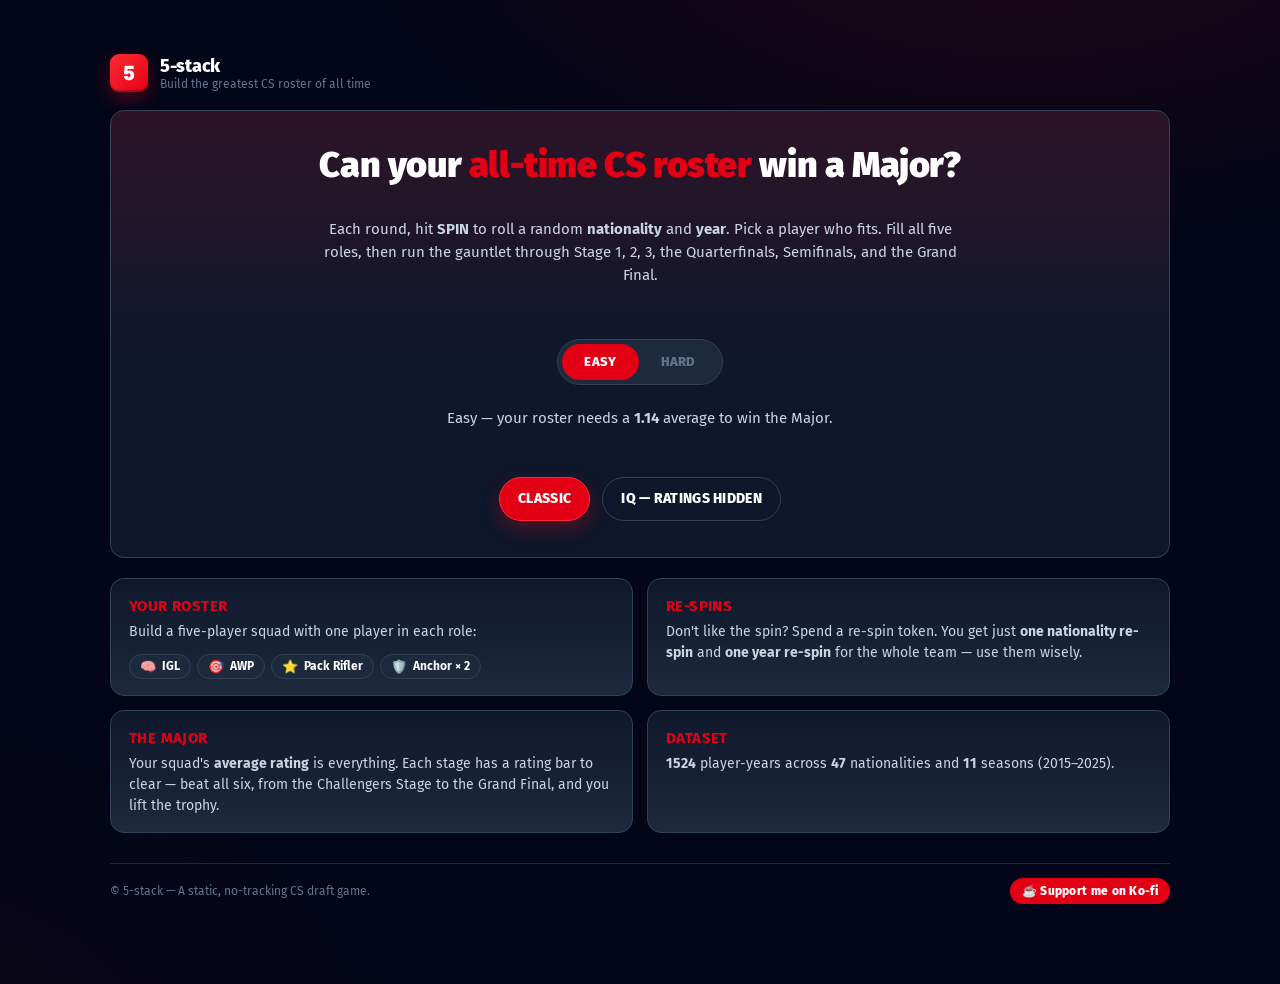
<file: index.html>
<!DOCTYPE html>
<html lang="en">
<head>
<meta charset="UTF-8">
<meta name="viewport" content="width=device-width, initial-scale=1, viewport-fit=cover">
<title>5-stack — Build the greatest CS roster</title>
<meta name="description" content="Draft legendary Counter-Strike players from years past, build your 5-stack, and chase the Major.">
<link rel="preconnect" href="https://fonts.googleapis.com">
<link rel="preconnect" href="https://fonts.gstatic.com" crossorigin>
<link href="https://fonts.googleapis.com/css2?family=Fira+Sans:wght@400;500;600;700;800;900&family=Geist+Mono:wght@500;600;700&display=swap" rel="stylesheet">
<link rel="stylesheet" href="styles.css">
</head>
<body>
<div class="app">
  <header class="top">
    <div class="brand-wrap">
      <div class="brand-mark">5</div>
      <div>
        <div class="brand-title">5-stack</div>
        <div class="brand-sub">Build the greatest CS roster of all time</div>
      </div>
    </div>
    <div class="row">
      <button id="btn-restart" class="btn btn-ghost btn-sm" style="display:none">Restart</button>
    </div>
  </header>

  <main id="main"></main>

  <footer class="site">
    <span>© 5-stack — A static, no-tracking CS draft game.</span>
    <a class="kofi-btn" href="https://ko-fi.com/slessing" target="_blank" rel="noopener noreferrer">☕ Support me on Ko-fi</a>
  </footer>
</div>

<script src="game.js"></script>
</body>
</html>
</file>
<file: styles.css>
:root {
    --bg: #020618;
    --bg-2: #0b1220;
    --panel: #0f172b;
    --panel-2: #1d293d;
    --line: #314158;
    --line-soft: #1d293d;
    --fg: #ffffff;
    --fg-sub: #cad5e2;
    --fg-mute: #62748e;
    --brand: #e40014;
    --brand-2: #fb2c36;
    --accent: #ff6568;
    --good: #00c758;
    --bad: #fb2c36;
    --gold: #fcbb00;
    --pill: #1d293d;
    --font-mono: "Geist Mono", ui-monospace, SFMono-Regular, Menlo, Monaco, Consolas, "Liberation Mono", monospace;
    --radius-md: 10px;
    --radius-lg: 14px;
    --radius-pill: 999px;
  }
  * { box-sizing: border-box; }
  html, body { margin: 0; padding: 0; }
  body {
    background:
      radial-gradient(1200px 600px at 80% -10%, rgba(228,0,20,0.12), transparent 60%),
      radial-gradient(1000px 700px at -10% 110%, rgba(228,0,20,0.05), transparent 60%),
      var(--bg);
    color: var(--fg);
    font-family: "Fira Sans", -apple-system, BlinkMacSystemFont, "Segoe UI", Roboto, Oxygen, Ubuntu, "Helvetica Neue", Arial, sans-serif;
    min-height: 100vh;
    -webkit-font-smoothing: antialiased;
  }
  a { color: var(--brand); text-decoration: none; }
  button { font-family: inherit; cursor: pointer; }
  .app { max-width: 1100px; margin: 0 auto; padding: 18px 20px 80px; }
  header.top {
    display: flex; align-items: center; justify-content: space-between;
    padding: 6px 0 18px;
  }
  .brand-wrap { display: flex; align-items: center; gap: 12px; }
  .brand-mark {
    width: 38px; height: 38px; border-radius: 9px;
    background: linear-gradient(135deg, var(--brand-2), var(--brand));
    display: grid; place-items: center;
    font-weight: 900; color: #fff; font-size: 20px; font-family: var(--font-mono);
    box-shadow: 0 6px 18px rgba(228,0,20,0.35), inset 0 -2px 0 rgba(0,0,0,0.25);
    letter-spacing: -0.5px;
  }
  .brand-title { font-weight: 800; letter-spacing: -0.3px; font-size: 18px; }
  .brand-sub { color: var(--fg-mute); font-size: 12px; }

  /* Headings */
  h1, h2, h3 { margin: 0; letter-spacing: -0.4px; }
  h1.hero { font-size: 36px; font-weight: 900; line-height: 1.05; }
  h1.hero .accent { color: var(--brand); }
  p.lead { color: var(--fg-sub); font-size: 15px; line-height: 1.55; }

  /* Buttons */
  .btn {
    display: inline-flex; align-items: center; justify-content: center; gap: 8px;
    height: 44px; padding: 0 18px; border-radius: var(--radius-pill);
    font-weight: 800; font-size: 14px; letter-spacing: 0.3px;
    border: 1px solid transparent; transition: transform .05s ease, background .15s, opacity .15s;
    text-transform: uppercase;
  }
  .btn:active { transform: scale(0.985); }
  .btn-primary { background: var(--brand); color: #fff; border-color: var(--brand-2); box-shadow: 0 8px 18px rgba(228,0,20,0.3); }
  .btn-primary:hover { background: var(--brand-2); }
  .btn-ghost { background: transparent; color: var(--fg); border-color: var(--line); }
  .btn-ghost:hover { background: var(--panel-2); }
  .btn-sm { height: 34px; padding: 0 12px; font-size: 12px; }
  .btn[disabled] { opacity: 0.4; cursor: not-allowed; }
  .mode-toggle {
    display: inline-flex; gap: 0; margin: 18px 0 0; padding: 4px;
    background: var(--panel-2); border: 1px solid var(--line); border-radius: var(--radius-pill);
  }
  .mode-btn {
    height: 36px; padding: 0 22px; border: none; background: transparent; cursor: pointer;
    color: var(--fg-mute); font-weight: 800; font-size: 13px; letter-spacing: 0.3px;
    text-transform: uppercase; border-radius: var(--radius-pill); transition: background .15s, color .15s;
  }
  .mode-btn.active { background: var(--brand); color: #fff; }
  .start-buttons { display: flex; gap: 12px; flex-wrap: wrap; margin-top: 14px; }

  /* Cards / panels */
  .panel {
    background: linear-gradient(180deg, var(--panel), var(--panel-2));
    border: 1px solid var(--line);
    border-radius: var(--radius-lg);
  }

  /* Home */
  .home-hero {
    display: grid; gap: 18px; padding: 36px 28px;
    text-align: center; place-items: center;
    background: linear-gradient(180deg, rgba(228,0,20,0.14), transparent 55%), var(--panel);
    border: 1px solid var(--line); border-radius: var(--radius-lg);
  }
  .home-grid { display: grid; gap: 14px; margin-top: 20px; }
  @media (min-width: 720px) { .home-grid { grid-template-columns: 1fr 1fr; } }
  .info-card { padding: 18px 18px 16px; }
  .info-card h3 { font-size: 15px; color: var(--brand); margin-bottom: 6px; letter-spacing: 0.4px; text-transform: uppercase; }
  .info-card p { margin: 0; color: var(--fg-sub); font-size: 14px; line-height: 1.5; }
  .role-row { display: flex; flex-wrap: wrap; gap: 6px; margin-top: 12px; }
  .role-chip {
    display: inline-flex; align-items: center; gap: 6px; padding: 4px 10px;
    background: var(--pill); border: 1px solid var(--line);
    border-radius: var(--radius-pill); font-size: 12px; font-weight: 700; color: var(--fg);
  }
  .role-chip .ico { font-size: 13px; }

  /* Draft layout */
  .draft-grid { display: grid; gap: 16px; align-items: start; }
  @media (min-width: 920px) {
    .draft-grid { grid-template-columns: 320px 1fr; }
    .app { padding-top: 48px; }
  }
  .stack { display: flex; flex-direction: column; gap: 14px; }

  /* Roster */
  .roster { padding: 14px; }
  .roster h2 { font-size: 13px; letter-spacing: 0.7px; text-transform: uppercase; color: var(--fg-sub); margin-bottom: 10px; }
  .slot {
    display: flex; align-items: center; gap: 12px;
    padding: 10px 12px; border-radius: 10px;
    background: var(--bg-2); border: 1px dashed var(--line); margin-bottom: 8px;
    min-height: 56px;
  }
  .slot.filled { border-style: solid; background: linear-gradient(180deg, #182040, #131a30); border-color: var(--line); }
  .slot[draggable="true"] { cursor: grab; }
  .slot.dragging { opacity: 0.5; }
  .slot.selected { border-style: solid; border-color: var(--accent); box-shadow: 0 0 0 2px rgba(255,101,104,0.35); }
  .slot.drop-ok { border-style: dashed; border-color: var(--accent); }
  .slot .role-ico {
    width: 36px; height: 36px; border-radius: 9px; display: grid; place-items: center;
    background: var(--panel-2); border: 1px solid var(--line); font-size: 18px;
  }
  .slot.filled .role-ico { background: rgba(228,0,20,0.16); border-color: rgba(228,0,20,0.5); }
  .slot .meta { flex: 1; min-width: 0; }
  .slot .role-label { font-size: 11px; color: var(--fg-mute); letter-spacing: 0.5px; text-transform: uppercase; }
  .slot .name { font-weight: 800; font-size: 14px; }
  .slot .name .empty { color: var(--fg-mute); font-weight: 600; }
  .slot .sub { font-size: 12px; color: var(--fg-sub); }
  .slot .rating-pill {
    padding: 4px 8px; border-radius: 8px; font-weight: 700; font-size: 13px;
    background: var(--brand); color: #fff; font-family: var(--font-mono);
  }
  .rating-pill.boosted {
    background: linear-gradient(135deg, #1f9d55, #27c06a);
    box-shadow: 0 0 10px rgba(39,192,106,0.45);
  }
  .rating-pill .boost-arrow { font-size: 10px; vertical-align: 1px; }
  .trait-badge {
    display: inline-flex; align-items: center; gap: 5px; margin-top: 5px;
    padding: 3px 9px; border-radius: var(--radius-pill); font-size: 11px; font-weight: 700;
    color: var(--accent); background: rgba(255,101,104,0.12); border: 1px solid rgba(255,101,104,0.4);
  }

  .totals { padding: 14px; }
  .totals .total-row { display: flex; align-items: center; justify-content: space-between; padding: 4px 0; font-size: 13px; color: var(--fg-sub); }
  .totals .total-row strong { color: var(--fg); font-weight: 800; }

  /* Reroll display */
  .reroll-bar { display: flex; gap: 10px; flex-wrap: wrap; }
  .reroll-pill {
    display: inline-flex; align-items: center; gap: 8px;
    padding: 8px 12px; border-radius: 10px;
    background: var(--panel-2); border: 1px solid var(--line);
    font-size: 12px; color: var(--fg-sub); font-weight: 700;
  }
  .reroll-pill strong { color: var(--brand); font-weight: 900; font-size: 13px; }

  /* Roll display */
  .roll-card { padding: 18px; }
  .roll-title { font-size: 12px; color: var(--fg-mute); letter-spacing: 1px; text-transform: uppercase; }
  .roll-head { display: flex; align-items: center; justify-content: space-between; gap: 12px; flex-wrap: wrap; min-height: 34px; }
  .roll-actions { display: grid; grid-template-columns: 1fr 1fr; gap: 14px; width: 100%; }
  .spin-actions {
    width: 100%; max-width: 520px; min-height: 96px;
    display: flex; flex-direction: column; align-items: center; justify-content: center; gap: 10px;
  }

  /* ---- SPIN reel (82-0 style slot machine) ---- */
  .spin-stage { display: grid; gap: 14px; place-items: center; padding: 8px 0 4px; }
  .reels { display: grid; grid-template-columns: 1fr 1fr; gap: 14px; width: 100%; max-width: 520px; }
  @media (max-width: 480px) { .reels, .roll-actions { grid-template-columns: 1fr; } }
  .reel {
    position: relative; overflow: hidden;
    background: radial-gradient(120% 120% at 50% 0%, rgba(228,0,20,0.10), transparent 60%), var(--bg-2);
    border: 1px solid var(--line); border-radius: var(--radius-lg);
    padding: 16px 14px; min-height: 116px;
    display: grid; place-items: center; text-align: center;
  }
  .reel .reel-label {
    position: absolute; top: 10px; left: 0; right: 0;
    font-size: 10px; letter-spacing: 1.2px; text-transform: uppercase; color: var(--fg-mute); font-weight: 800;
  }
  .reel .reel-window { display: grid; place-items: center; gap: 6px; margin-top: 8px; }
  .reel .reel-flag { font-size: 38px; line-height: 1; }
  .reel .reel-value {
    font-weight: 900; font-size: 22px; letter-spacing: -0.4px; color: var(--fg);
    white-space: nowrap; max-width: 100%; overflow: hidden; text-overflow: ellipsis;
  }
  .reel.year .reel-value { font-family: var(--font-mono); font-size: 30px; }
  .reel .reel-value.placeholder { color: var(--fg-mute); }
  .reel.rolling .reel-window { filter: blur(0.4px); }
  .reel .reel-window.bump { animation: reelShake .12s ease-out; }
  .reel.rolling .reel-value { color: var(--accent); }
  .reel.settle .reel-window { animation: reelSettle .42s cubic-bezier(.18,.9,.28,1.2) both; }
  .reel.rolling::after, .reel.settle::after {
    content: ""; position: absolute; inset: 0; border-radius: var(--radius-lg);
    box-shadow: inset 0 0 0 1px rgba(228,0,20,0.45), 0 0 22px rgba(228,0,20,0.25);
    pointer-events: none;
  }
  @keyframes reelShake {
    0% { transform: translateY(-2px); } 50% { transform: translateY(2px); } 100% { transform: translateY(-2px); }
  }
  @keyframes reelSettle {
    0% { transform: translateY(-14px); opacity: 0.4; }
    60% { transform: translateY(3px); opacity: 1; }
    100% { transform: translateY(0); }
  }
  .btn-spin {
    width: 100%; max-width: 520px; height: 56px; font-size: 18px; letter-spacing: 2px;
    border-radius: var(--radius-md);
    background: linear-gradient(180deg, var(--brand-2), var(--brand)); color: #fff;
    border: 1px solid var(--brand-2);
    box-shadow: 0 10px 26px rgba(228,0,20,0.35), inset 0 1px 0 rgba(255,255,255,0.18);
  }
  .btn-spin:hover:not([disabled]) { filter: brightness(1.08); }
  .btn-spin[disabled] { opacity: 0.7; cursor: default; }

  /* Player list */
  .player-list { padding: 6px; display: grid; gap: 6px; align-content: start; max-height: 460px; overflow-y: auto; scrollbar-width: thin; scrollbar-color: var(--line) transparent; }
  .player-list::-webkit-scrollbar { width: 10px; }
  .player-list::-webkit-scrollbar-track { background: transparent; }
  .player-list::-webkit-scrollbar-thumb { background: var(--line); border-radius: var(--radius-pill); border: 2px solid var(--panel); }
  .player-list::-webkit-scrollbar-thumb:hover { background: var(--fg-mute); }
  .player-row {
    display: grid; grid-template-columns: 44px 1fr auto; align-items: center; gap: 12px;
    padding: 12px; border-radius: 10px;
    background: var(--bg-2); border: 1px solid var(--line);
    transition: background .12s, transform .05s ease, border-color .12s;
    text-align: left; color: var(--fg);
  }
  .player-row:hover { background: var(--panel-2); border-color: rgba(228,0,20,0.5); }
  .player-row:active { transform: scale(0.997); }
  .player-row .avatar {
    width: 44px; height: 44px; border-radius: 10px; display: grid; place-items: center;
    background: linear-gradient(135deg, #1d2444, #131830);
    font-weight: 900; font-size: 15px; color: var(--fg);
    border: 1px solid var(--line); letter-spacing: -0.5px;
  }
  .player-row .pname { font-weight: 800; font-size: 14px; }
  .player-row .proles { display: flex; gap: 6px; margin-top: 4px; flex-wrap: wrap; }
  .player-row .rating-pill {
    padding: 6px 10px; border-radius: 8px; font-weight: 700;
    background: var(--brand); color: #fff; font-size: 14px; font-family: var(--font-mono);
  }
  .player-row.disabled { opacity: 0.45; cursor: not-allowed; }
  .player-row.disabled:hover { background: var(--bg-2); border-color: var(--line); }
  .player-row.selected { border-color: var(--accent); box-shadow: 0 0 0 2px rgba(255,101,104,0.35); }


  /* Empty state for no matches */
  .no-players { padding: 24px; text-align: center; color: var(--fg-sub); }
  .no-players .big { font-size: 16px; color: var(--fg); font-weight: 800; margin-bottom: 6px; }

  /* Results */
  .results-hero { padding: 28px; text-align: center; }
  .results-hero .title { font-size: 32px; font-weight: 900; letter-spacing: -0.5px; }
  .results-hero .title.win { color: var(--gold); text-shadow: 0 0 30px rgba(252,187,0,0.4), 0 0 60px rgba(228,0,20,0.3); }
  .results-hero .title.loss { color: var(--fg); }
  .results-hero .sub { color: var(--fg-sub); margin-top: 6px; font-size: 14px; }
  .results-hero .trophy { font-size: 64px; line-height: 1; }
  .stages { padding: 8px 14px 14px; }
  .stage-row {
    display: grid; grid-template-columns: 28px 1fr auto; align-items: center; gap: 12px;
    padding: 12px 8px; border-bottom: 1px solid var(--line-soft);
  }
  .stage-row:last-child { border-bottom: none; }
  .stage-row .ico { font-size: 20px; }
  .stage-row .name { font-weight: 800; font-size: 14px; }
  .stage-row .desc { font-size: 12px; color: var(--fg-sub); }
  .stage-row .status {
    padding: 4px 10px; border-radius: 999px; font-weight: 800; font-size: 11px;
    letter-spacing: 0.5px; text-transform: uppercase;
  }
  .stage-row.passed .status { background: rgba(74,222,128,0.12); color: var(--good); border: 1px solid rgba(74,222,128,0.3); }
  .stage-row.failed .status { background: rgba(248,113,113,0.12); color: var(--bad); border: 1px solid rgba(248,113,113,0.3); }
  .stage-row.pending .status { background: var(--pill); color: var(--fg-mute); border: 1px solid var(--line); }

  .team-grid { padding: 14px; display: grid; gap: 8px; }
  .team-grid .slot { margin-bottom: 0; }

  .footer-bar { display: flex; gap: 12px; justify-content: center; padding: 16px 0 0; flex-wrap: wrap; }

  /* Misc */
  .row { display: flex; align-items: center; gap: 12px; flex-wrap: wrap; }
  .spacer { flex: 1; }
  .tiny { font-size: 11px; color: var(--fg-mute); }

  /* Fade-in for stage reveal */
  @keyframes fadeUp {
    from { opacity: 0; transform: translateY(6px); }
    to { opacity: 1; transform: translateY(0); }
  }
  .reveal { animation: fadeUp .35s ease both; }

  footer.site {
    border-top: 1px solid var(--line-soft); margin-top: 30px; padding-top: 14px;
    color: var(--fg-mute); font-size: 12px; display: flex; justify-content: space-between; align-items: center; flex-wrap: wrap; gap: 8px;
  }
  .kofi-btn {
    display: inline-flex; align-items: center; gap: 6px; padding: 6px 12px;
    border-radius: var(--radius-pill); background: var(--brand); color: #fff;
    font-weight: 800; font-size: 12px; letter-spacing: 0.3px; text-decoration: none;
    transition: background .15s;
  }
  .kofi-btn:hover { background: var(--brand-2); }
</file>
